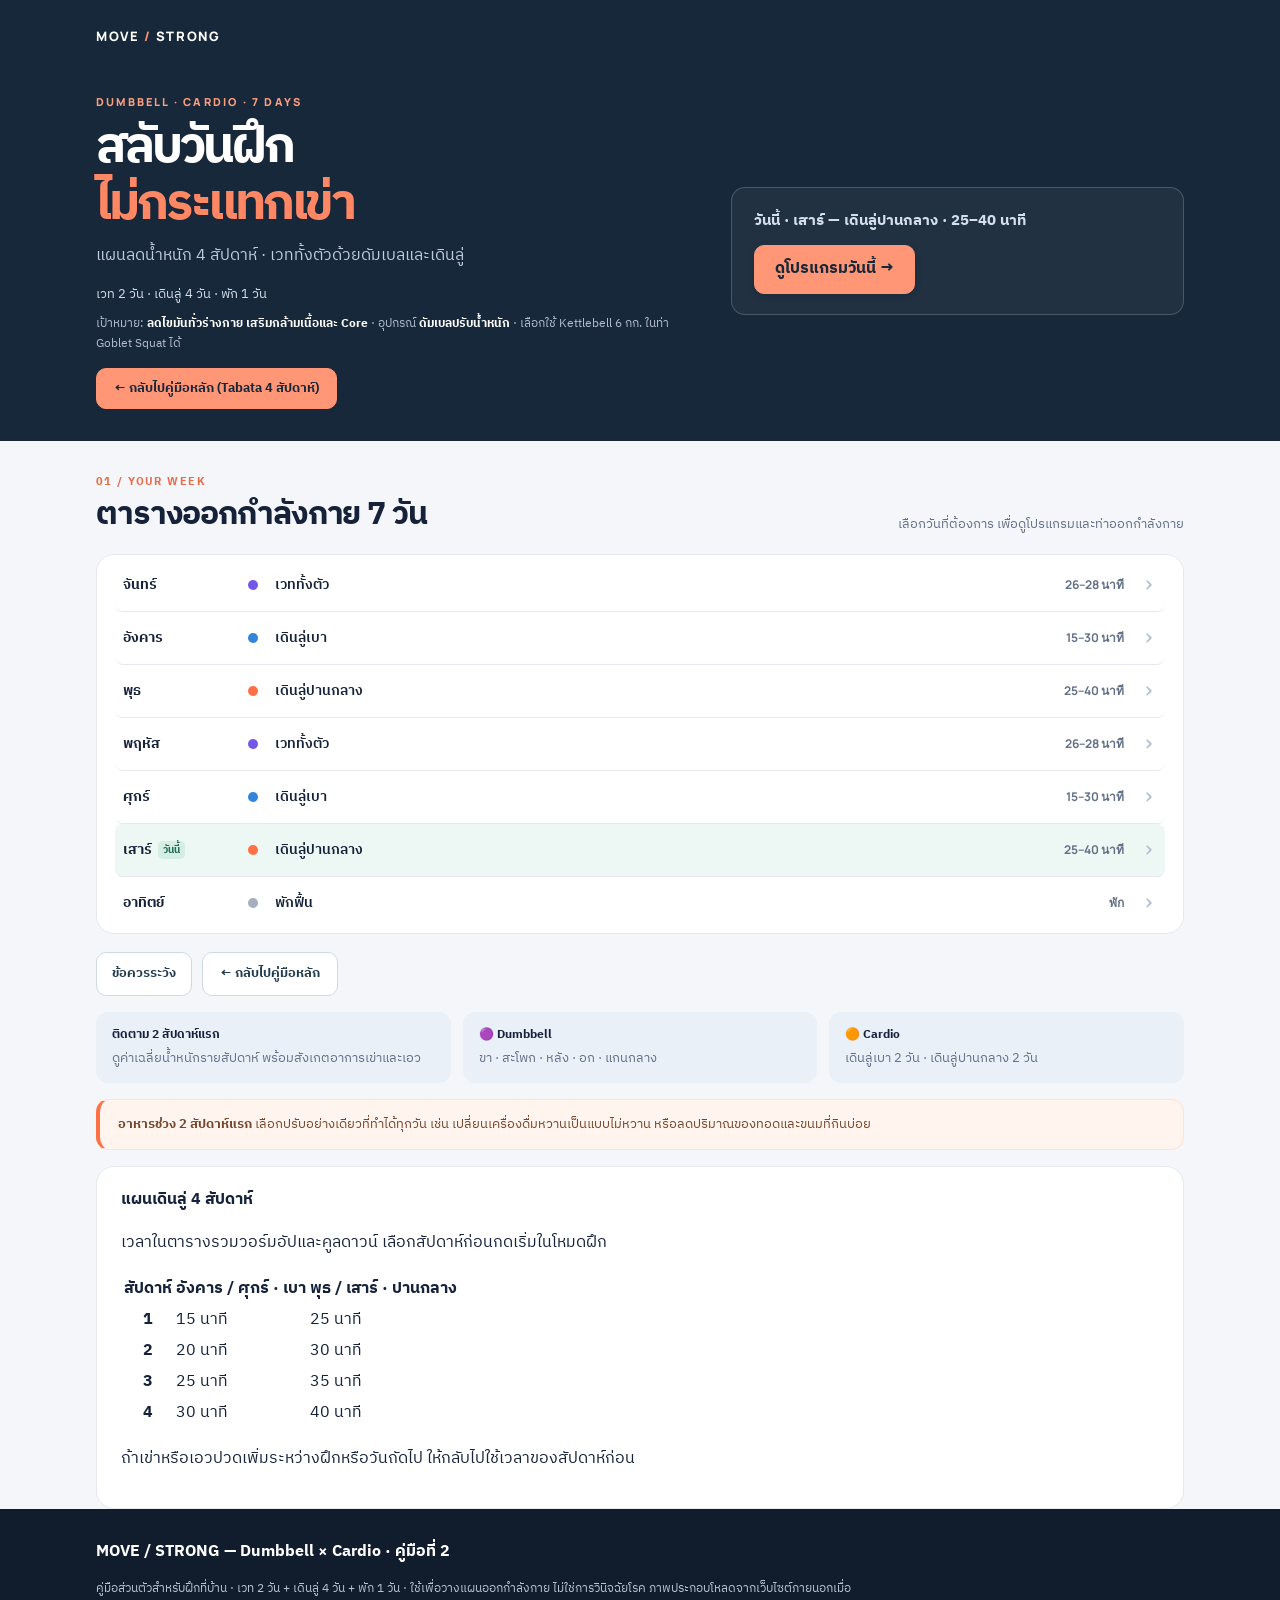
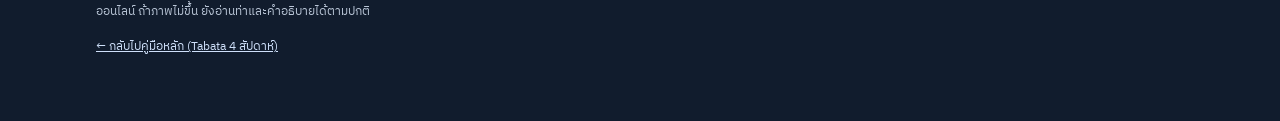
<file: guide2.html>
<!DOCTYPE html>
<html lang="th">
<head>
<meta charset="UTF-8"/>
<meta name="viewport" content="width=device-width, initial-scale=1"/>
<meta name="theme-color" content="#17283a"/>
<link rel="icon" type="image/svg+xml" href="favicon.svg"/>
<meta name="description" content="แผนลดน้ำหนักที่บ้านด้วยดัมเบลและเดินลู่ พร้อมภาพท่า วิธีทำ และลิงก์แผนของวันนี้"/>
<title>DUMBBELL × CARDIO — คู่มือที่ 2</title>
<link rel="stylesheet" href="styles.css"/>
<style>
.mini-title{font-size:11px;font-weight:800;letter-spacing:.08em;text-transform:uppercase;color:#5b6c81;margin:12px 0 0}
.steps{margin:6px 0 0;padding-left:18px;font-size:12.5px;color:#485568;line-height:1.6}
.steps li{padding:2px 0}
.pill-teal{background:#e5f4f0;color:#1c6d63}
</style>
</head>
<body>
<header class="header"><div class="shell"><nav class="nav"><div class="brand">MOVE<span> / </span>STRONG</div><div class="navlinks"><a href="#weekly">ตารางสัปดาห์</a><a href="#dumbbell">เวททั้งตัว</a><a href="#cardio">Cardio</a><a href="index.html">← คู่มือหลัก</a></div></nav><div class="hero"><div class="hero-copy"><div class="eyebrow">DUMBBELL · CARDIO · 7 DAYS</div><h1>สลับวันฝึก<br/><em>ไม่กระแทกเข่า</em></h1><p class="lead">แผนลดน้ำหนัก 4 สัปดาห์ · เวททั้งตัวด้วยดัมเบลและเดินลู่</p><p class="weekly-summary">เวท 2 วัน · เดินลู่ 4 วัน · พัก 1 วัน</p><div class="hero-bottom">เป้าหมาย: <b>ลดไขมันทั่วร่างกาย เสริมกล้ามเนื้อและ Core</b> · อุปกรณ์ <b>ดัมเบลปรับน้ำหนัก</b> · เลือกใช้ Kettlebell 6 กก. ในท่า Goblet Squat ได้</div><a class="guide-link" href="index.html">← กลับไปคู่มือหลัก (Tabata 4 สัปดาห์)</a></div><div class="today-action" id="today-action" hidden><div class="today-label" id="today-label"></div><button type="button" class="today-button" id="today-button">ดูโปรแกรมวันนี้ →</button></div></div></div></header>
<main class="shell">
<div class="day-controls" id="day-controls" hidden><button type="button" class="back-button" id="back-to-week">← ตารางสัปดาห์</button><button type="button" class="focus-button" id="kb-focus-toggle" hidden>เริ่มโหมดฝึก</button></div>

<section class="section" id="weekly"><div class="section-heading"><div><div class="kicker">01 / Your week</div><h2>ตารางออกกำลังกาย 7 วัน</h2></div><div class="heading-note">เลือกวันที่ต้องการ เพื่อดูโปรแกรมและท่าออกกำลังกาย</div></div><div class="surface schedule"><a class="week-row" href="#dumbbell"><span class="wd">จันทร์<span class="today-badge" hidden>วันนี้</span></span><span class="dot violet"></span><span class="act">เวททั้งตัว</span><span class="dur">26–28 นาที</span><span class="arrow" aria-hidden="true">›</span></a><a class="week-row" href="#walk-light"><span class="wd">อังคาร<span class="today-badge" hidden>วันนี้</span></span><span class="dot blue"></span><span class="act">เดินลู่เบา</span><span class="dur">15–30 นาที</span><span class="arrow" aria-hidden="true">›</span></a><a class="week-row" href="#cardio"><span class="wd">พุธ<span class="today-badge" hidden>วันนี้</span></span><span class="dot orange"></span><span class="act">เดินลู่ปานกลาง</span><span class="dur">25–40 นาที</span><span class="arrow" aria-hidden="true">›</span></a><a class="week-row" href="#dumbbell"><span class="wd">พฤหัส<span class="today-badge" hidden>วันนี้</span></span><span class="dot violet"></span><span class="act">เวททั้งตัว</span><span class="dur">26–28 นาที</span><span class="arrow" aria-hidden="true">›</span></a><a class="week-row" href="#walk-light"><span class="wd">ศุกร์<span class="today-badge" hidden>วันนี้</span></span><span class="dot blue"></span><span class="act">เดินลู่เบา</span><span class="dur">15–30 นาที</span><span class="arrow" aria-hidden="true">›</span></a><a class="week-row" href="#cardio"><span class="wd">เสาร์<span class="today-badge" hidden>วันนี้</span></span><span class="dot orange"></span><span class="act">เดินลู่ปานกลาง</span><span class="dur">25–40 นาที</span><span class="arrow" aria-hidden="true">›</span></a><a class="week-row" href="#recovery"><span class="wd">อาทิตย์<span class="today-badge" hidden>วันนี้</span></span><span class="dot gray"></span><span class="act">พักฟื้น</span><span class="dur">พัก</span><span class="arrow" aria-hidden="true">›</span></a></div><div class="home-links" id="home-links"><button type="button" data-info="safety">ข้อควรระวัง</button><a class="guide-link dark" href="index.html">← กลับไปคู่มือหลัก</a></div><div class="info-strip"><div class="mini"><b>ติดตาม 2 สัปดาห์แรก</b><span>ดูค่าเฉลี่ยน้ำหนักรายสัปดาห์ พร้อมสังเกตอาการเข่าและเอว</span></div><div class="mini"><b>🟣 Dumbbell</b><span>ขา · สะโพก · หลัง · อก · แกนกลาง</span></div><div class="mini"><b>🟠 Cardio</b><span>เดินลู่เบา 2 วัน · เดินลู่ปานกลาง 2 วัน</span></div></div><div class="hint"><b>อาหารช่วง 2 สัปดาห์แรก</b> เลือกปรับอย่างเดียวที่ทำได้ทุกวัน เช่น เปลี่ยนเครื่องดื่มหวานเป็นแบบไม่หวาน หรือลดปริมาณของทอดและขนมที่กินบ่อย</div><div class="surface safety"><h3>แผนเดินลู่ 4 สัปดาห์</h3><p>เวลาในตารางรวมวอร์มอัปและคูลดาวน์ เลือกสัปดาห์ก่อนกดเริ่มในโหมดฝึก</p><table><thead><tr><th scope="col">สัปดาห์</th><th scope="col">อังคาร / ศุกร์ · เบา</th><th scope="col">พุธ / เสาร์ · ปานกลาง</th></tr></thead><tbody><tr><th scope="row">1</th><td>15 นาที</td><td>25 นาที</td></tr><tr><th scope="row">2</th><td>20 นาที</td><td>30 นาที</td></tr><tr><th scope="row">3</th><td>25 นาที</td><td>35 นาที</td></tr><tr><th scope="row">4</th><td>30 นาที</td><td>40 นาที</td></tr></tbody></table><p>ถ้าเข่าหรือเอวปวดเพิ่มระหว่างฝึกหรือวันถัดไป ให้กลับไปใช้เวลาของสัปดาห์ก่อน</p></div></section>



<section class="section" id="timer" hidden>
<div class="focus-exercise"><div class="focus-image" id="kb-image"></div><div class="focus-copy"><span id="kb-image-label"></span><h3 id="kb-image-name"></h3><div id="kb-instructions"></div></div></div>
<div class="timer" role="region" aria-label="ตัวจับเวลาออกกำลังกาย"><div class="timer-left"><div class="timer-eyebrow" id="kb-phase">เตรียมตัว</div><div class="timer-name" id="kb-move">Goblet Squat</div><div class="timer-count" id="kb-time">10</div><div class="timer-stage" id="kb-stage">เตรียมตัว 10 วินาที</div><div class="timer-status" id="kb-status" role="status" hidden></div><div class="focus-progress" aria-hidden="true"><div id="kb-progress"></div></div><div class="timer-btns"><button type="button" class="btn" id="kb-start">▶ เริ่ม</button><button type="button" class="btn secondary" id="kb-pause" disabled>⏸ หยุดชั่วคราว</button><button type="button" class="btn secondary" id="kb-reset">↻ รีเซ็ต</button></div></div><div class="timer-right" id="guide-week-options" hidden><label for="guide-week">สัปดาห์ที่ฝึก</label><select id="guide-week"><option value="1">สัปดาห์ 1</option><option value="2">สัปดาห์ 2</option><option value="3">สัปดาห์ 3</option><option value="4">สัปดาห์ 4</option></select><p id="guide-walk-total"></p></div><div class="timer-right" id="guide-round-options" hidden><label for="guide-rounds">จำนวนรอบ Tabata</label><select id="guide-rounds"><option value="2">2 รอบ</option><option value="3" selected>3 รอบ</option></select></div></div>
</section>
<section class="section" id="dumbbell"><div class="section-heading"><div><div class="kicker">02 / Monday &amp; Thursday</div><h2>เวททั้งตัว · จันทร์ / พฤหัส</h2></div><div class="heading-note">ใช้ดัมเบลปรับน้ำหนักเป็นหลัก · 5 ท่า · รวมวอร์มและคูลดาวน์ประมาณ 26–28 นาที</div></div><div class="tabata-summary"><div class="timing-card"><h3>ก่อนและหลังฝึก</h3><p>วอร์มอัป 5 นาที แล้วกดเริ่มโหมดฝึก เมื่อทำครบให้คูลดาวน์ 3–5 นาที</p><p>เลือกน้ำหนักที่คุมท่าได้ หายใจต่อเนื่อง หากปวดหรือฟอร์มเริ่มเสียให้หยุดก่อนหมดเวลา</p></div><div class="round-card"><h3>วิธีฝึกตามเวลา</h3><p>ท่าละ 2 เซต เซตละ 40 วินาที พัก 60 วินาทีระหว่างเซตและท่า</p><p>Row ทำข้างละ 40 วินาที พักเปลี่ยนข้าง 10 วินาที ส่วน Dead Bug สลับข้างตลอดช่วงฝึก</p><p>ตัวจับเวลา 17 นาที 30 วินาที รวมเตรียมตัว 10 วินาที</p></div></div><div class="cards"><article class="move-card" id="db-1"><div class="photo"><div class="image-fallback"><span aria-hidden="true">🏋️</span><b>Goblet Squat</b></div><img loading="lazy" src="https://www.mensjournal.com/.image/NDI6MDAwMDAwMDAxMDc4NjQy/goblet-squat-1.jpg?io=1&amp;profile=default" alt="ภาพตัวอย่างท่า Goblet Squat แบบใช้ Kettlebell" onerror="this.style.display='none'" referrerpolicy="no-referrer"/><a class="photo-credit" target="_blank" rel="noopener" href="https://www.mensjournal.com/health-fitness/the-only-functional-workout-you-ll-ever-need-20150303">ที่มาภาพ ↗</a></div><div class="move-body"><div class="index-line"><span class="move-index">1</span><span class="pill pill-violet">2 เซต × 40 วินาที</span><span class="pill pill-teal">ทำช้า ๆ ตามจังหวะ</span></div><h3>Goblet Squat</h3><div class="subname">สควอตถือดัมเบลหน้าอก · ใช้ Kettlebell 6 กก. แทนได้ถ้าควบคุมได้</div><p class="mini-title">วิธีทำทีละขั้น</p><ol class="steps"><li>ยืนแยกเท้าประมาณความกว้างไหล่ ถือดัมเบลหนึ่งลูกด้วยสองมือชิดหน้าอก</li><li>ดันสะโพกไปด้านหลัง งอเข่าและย่อตัวลงอย่างควบคุม</li><li>ดันพื้นกลับมายืนตรง แล้วเริ่มครั้งถัดไป</li></ol><p class="tip"><b>จุดที่ต้องระวัง</b> ย่อลึกเท่าที่เข่าไม่เจ็บ หลังอยู่แนวกลาง ไม่เด้งตัวตอนลุก</p></div></article><article class="move-card" id="db-2"><div class="photo"><div class="image-fallback"><span aria-hidden="true">🌉</span><b>Glute Bridge</b></div><img loading="lazy" src="https://cdn.prod.openfit.com/uploads/2019/05/14110159/Glute-Bridge-A.B.jpg" alt="ภาพตัวอย่าง Glute Bridge แบบไม่ถืออุปกรณ์" onerror="this.style.display='none'" referrerpolicy="no-referrer"/></div><div class="move-body"><div class="index-line"><span class="move-index">2</span><span class="pill pill-violet">2 เซต × 40 วินาที</span></div><h3>Glute Bridge</h3><div class="subname">ยกสะโพกบนพื้น · เริ่มด้วยน้ำหนักตัว</div><ol class="steps"><li>นอนหงาย ชันเข่า วางเท้าราบกับพื้น</li><li>ยกสะโพกด้วยแรงจากกล้ามเนื้อก้น ค้างครู่หนึ่งแล้วลดลงช้า ๆ</li><li>ทำต่อในจังหวะที่ควบคุมได้ หายใจตามปกติ</li></ol><p class="tip">ไม่แอ่นเอว ถ้าชันเข่าหรือกดเท้าแล้วปวด ให้หยุดท่านี้</p></div></article><article class="move-card" id="db-3"><div class="photo"><div class="image-fallback"><span aria-hidden="true">🏋️</span><b>One-arm Dumbbell Row</b></div><img loading="lazy" src="https://cdn.thehinh.com/2021/06/ingle-Arm-Dumbbell-Rows.webp" alt="ภาพตัวอย่างท่า One-arm Dumbbell Row" onerror="this.style.display='none'" referrerpolicy="no-referrer"/><a class="photo-credit" target="_blank" rel="noopener" href="https://www.thehinh.com/2021/06/bai-tap-lung-cho-nu-tai-nha.html">ที่มาภาพ ↗</a></div><div class="move-body"><div class="index-line"><span class="move-index">3</span><span class="pill pill-violet">2 เซต × 40 วินาที/ข้าง</span><span class="pill pill-teal">ค้างด้านบน 1 วินาที</span></div><h3>One-arm Dumbbell Row</h3><div class="subname">ดึงหลังด้วยดัมเบลทีละข้าง ไม่ใช้ม้านั่ง</div><p class="mini-title">วิธีทำทีละขั้น</p><ol class="steps"><li>ยืนแยกเท้าหน้า–หลังเล็กน้อย พับตัวจากสะโพก หลังอยู่แนวกลาง</li><li>ถือดัมเบลมือขวา มือซ้ายวางพยุงต้นขาหน้า โดยไม่ทิ้งน้ำหนักลงบนเข่าจนเจ็บ</li><li>ดึงศอกเข้าหาสะโพก ค้าง 1 วินาที ลดลงช้า ๆ แล้วทำครบขวาก่อนสลับซ้าย</li></ol><p class="tip"><b>จุดที่ต้องระวัง</b> ขวาครบ + ซ้ายครบ = 1 เซต ไม่บิดลำตัว หากเอวเริ่มเจ็บให้หยุดหรือใช้มือพยุงเคาน์เตอร์มั่นคง</p></div></article><article class="move-card" id="db-4"><div class="photo"><div class="image-fallback"><span aria-hidden="true">💪</span><b>Dumbbell Floor Press</b></div><img loading="lazy" src="https://s.yimg.com/ny/api/res/1.2/JfT44n3sZjzqG4bWtDDLww--/YXBwaWQ9aGlnaGxhbmRlcjt3PTk2MDtoPTgzMDtjZj13ZWJw/https%3A/media.zenfs.com/en/men_s_journal_718/c9712bd3602afee0f9f8dc8306654353" alt="ภาพตัวอย่างท่า Dumbbell Floor Press" onerror="this.style.display='none'" referrerpolicy="no-referrer"/><a class="photo-credit" target="_blank" rel="noopener" href="https://www.yahoo.com/lifestyle/8-best-chest-exercises-dont-003837529.html">ที่มาภาพ ↗</a></div><div class="move-body"><div class="index-line"><span class="move-index">4</span><span class="pill pill-violet">2 เซต × 40 วินาที</span><span class="pill pill-teal">ขึ้น 1–2 วิ / ลง 2 วิ</span></div><h3>Dumbbell Floor Press</h3><div class="subname">ดันอกด้วยดัมเบลบนพื้น</div><p class="mini-title">วิธีทำทีละขั้น</p><ol class="steps"><li>นั่งถือดัมเบลไว้ใกล้หน้าอกแล้วเอนลงนอนหงายบนเสื่ออย่างระมัดระวัง</li><li>งอศอกให้ต้นแขนแตะพื้นเบา ๆ ตั้งข้อมือให้ตรง</li><li>ดันดัมเบลขึ้นเหนืออก แล้วลดลงช้า ๆ จนต้นแขนแตะพื้นอีกครั้ง</li></ol><p class="tip"><b>จุดที่ต้องระวัง</b> ไม่กางศอกออกตั้งฉากกับลำตัว ไม่แอ่นเอว และวางดัมเบลอย่างปลอดภัยเมื่อเสร็จ</p></div></article><article class="move-card" id="db-5"><div class="photo"><div class="image-fallback"><span aria-hidden="true">🪲</span><b>Dead Bug</b></div><img loading="lazy" src="https://i0.wp.com/www.muscleandfitness.com/wp-content/uploads/2016/03/DeadBug_CR__ACE_.jpg?crop=1&amp;h=614&amp;quality=86&amp;strip=all&amp;w=1090" alt="ภาพตัวอย่างท่า Dead Bug" onerror="this.style.display='none'" referrerpolicy="no-referrer"/><a class="photo-credit" target="_blank" rel="noopener" href="https://www.muscleandfitness.com/workouts/full-body-exercises/the-deadbug-exercise-how-to-benefits-variations/">ที่มาภาพ ↗</a></div><div class="move-body"><div class="index-line"><span class="move-index">5</span><span class="pill pill-violet">2 เซต × 40 วินาที</span><span class="pill pill-teal">สลับซ้าย–ขวาทุกครั้ง</span></div><h3>Dead Bug</h3><div class="subname">ฝึกหน้าท้องและควบคุมหลัง</div><p class="mini-title">วิธีทำทีละขั้น</p><ol class="steps"><li>นอนหงาย ยกแขนชี้ขึ้น งอสะโพกและเข่าประมาณ 90 องศา</li><li>เหยียดแขนขวากับขาซ้ายออกช้า ๆ โดยไม่ให้เอวแอ่น</li><li>กลับท่าเริ่มต้น แล้วเหยียดแขนซ้ายกับขาขวา สลับต่อเนื่อง</li></ol><p class="tip"><b>จุดที่ต้องระวัง</b> ไม่ต้องเหยียดขาต่ำมาก หากหลังเริ่มแอ่นให้ลดระยะเคลื่อนไหว นับครบทั้งสองข้างจึงได้ข้างละ 1 ครั้ง</p></div></article></div></section>

<section class="section" id="walk-light"><div class="section-heading"><div><h2>เดินลู่เบา · อังคาร / ศุกร์</h2></div><div class="heading-note">15–30 นาทีตามสัปดาห์</div></div><div class="surface safety"><p>ตั้งความชัน 0% และเลือกความเร็วที่คุยได้สบาย วอร์มและคูลดาวน์ช่วงละ 5 นาที</p></div><div class="action-bar"><button type="button" data-workout="walk-light">โหมดฝึกเดินลู่เบา</button></div></section>
<section class="section" id="cardio"><div class="section-heading"><div><div class="kicker">04 / Wednesday & Saturday</div><h2>เดินลู่ปานกลาง · พุธ / เสาร์</h2></div><div class="heading-note">25–40 นาทีตามสัปดาห์</div></div><div class="action-bar"><button type="button" data-workout="walk">โหมดฝึกเดินลู่ปานกลาง</button></div><div class="surface safety"><p>ตั้งความชัน 0% ช่วงเดินหลักให้หายใจเร็วขึ้นแต่ยังพูดเป็นประโยคได้ วอร์มและคูลดาวน์ด้วยการเดินสบายช่วงละ 5 นาที</p></div><details><summary>Tabata Low-impact · ตัวเลือกเสริม</summary><div class="action-bar"><button type="button" data-workout="tabata">โหมดฝึก Tabata</button></div><div class="tabata-summary"><div class="timing-card"><h3>ตัวเลือกที่ 2 · Tabata Low-impact 20/10</h3><div class="timing-digits"><span class="big-timing work">20<span style="font-size:.38em">s</span></span><span class="separator">/</span><span class="big-timing rest">10<span style="font-size:.38em">s</span></span></div><p>ทำท่าละ 20 วินาที แล้วพัก 10 วินาที ก่อนเปลี่ยนท่า จนครบ 4 ท่า แล้ววนอีกครั้ง = 1 รอบ 4 นาที</p></div><div class="round-card"><h3>วิธีจัดทั้งเซสชัน</h3><div class="rounds"><div class="r">5' วอร์ม</div><div class="r">4' × 2–3</div><div class="r">90" พักรอบ</div><div class="r">5' คูลดาวน์</div></div><p>ทำ 2–3 รอบ พักระหว่างรอบ 90 วินาที · ช่วงแรกใช้ระดับเหนื่อย 6–7/10 ไม่ใช่เร่งสุดแรง</p></div></div><p class="flowline"><b>ลำดับ 8 ช่วง:</b> Shadow Boxing → Step Touch → Fast March → Low-impact Jack → Shadow Boxing → Step Touch → Fast March → Low-impact Jack = 4 นาทีต่อรอบ</p><div class="cards"><article class="move-card" id="cardio-1"><div class="photo"><div class="image-fallback"><span aria-hidden="true">🥊</span><b>Shadow Boxing</b></div><img loading="lazy" src="https://www.dmoose.com/cdn/shop/articles/1_ae36aa9c-b204-4c4e-9516-e579152e3436.jpg?v=1653566963" alt="ภาพตัวอย่างท่า Shadow Boxing" onerror="this.style.display='none'" referrerpolicy="no-referrer"/><a class="photo-credit" target="_blank" rel="noopener" href="https://www.dmoose.com/blogs/biceps/shadow-boxing-drill">ที่มาภาพ ↗</a></div><div class="move-body"><div class="index-line"><span class="move-index">1</span><span class="pill pill-coral">20 วินาที</span><span class="pill pill-teal">พัก 10 วินาที</span></div><h3>Shadow Boxing</h3><div class="subname">ชกมวยลม</div><p class="mini-title">วิธีทำทีละขั้น</p><ol class="steps"><li>ยืนก้าวเท้าเล็กน้อย ยกหมัดทั้งสองใกล้ระดับคาง</li><li>ออกหมัดตรงซ้ายและขวาสลับกัน ดึงหมัดกลับทุกครั้ง</li><li>เพิ่มความเร็วของแขนโดยที่เท้ายังอยู่กับพื้นและลำตัวมั่นคง</li></ol><p class="tip"><b>จุดที่ต้องระวัง</b> ไม่ถือดัมเบลระหว่างชก ไม่บิดหัวเข่าหรือเอวแรง ๆ</p></div></article><article class="move-card" id="cardio-2"><div class="photo"><div class="image-fallback"><span aria-hidden="true">↔️</span><b>Step Touch</b></div><img loading="lazy" src="https://s3.amazonaws.com/prod.skimble/assets/2742516/image_iphone.jpg" alt="ภาพตัวอย่างท่า Step Touch" onerror="this.style.display='none'" referrerpolicy="no-referrer"/><a class="photo-credit" target="_blank" rel="noopener" href="https://www.skimble.com/exercises/85896-step-touch-how-to-do-exercise">ที่มาภาพ ↗</a></div><div class="move-body"><div class="index-line"><span class="move-index">2</span><span class="pill pill-coral">20 วินาที</span><span class="pill pill-teal">พัก 10 วินาที</span></div><h3>Step Touch</h3><div class="subname">ก้าวข้างสลับซ้าย–ขวา</div><p class="mini-title">วิธีทำทีละขั้น</p><ol class="steps"><li>ยืนตัวตรง ก้าวเท้าขวาออกด้านข้างหนึ่งช่วงก้าว</li><li>นำเท้าซ้ายมาแตะใกล้เท้าขวา แล้วก้าวเท้าซ้ายออกอีกด้าน</li><li>ทำซ้ำเป็นจังหวะ พร้อมแกว่งแขนช่วยให้หัวใจเต้นเร็วขึ้น</li></ol><p class="tip"><b>จุดที่ต้องระวัง</b> ไม่กระโดด ไม่ย่อลึก และลดความกว้างก้าวหากเข่าไม่สบาย</p></div></article><article class="move-card" id="cardio-3"><div class="photo"><div class="image-fallback"><span aria-hidden="true">🚶</span><b>Fast March</b></div><img loading="lazy" src="https://static.wixstatic.com/media/1836ac_6f4b399cb29b4e2d80bef3cad9ccad1b~mv2.jpg/v1/fill/w_1470%2Ch_980%2Cal_c%2Cq_85%2Cusm_0.66_1.00_0.01%2Cenc_avif%2Cquality_auto/1836ac_6f4b399cb29b4e2d80bef3cad9ccad1b~mv2.jpg" alt="ภาพตัวอย่างท่า Fast March" onerror="this.style.display='none'" referrerpolicy="no-referrer"/><a class="photo-credit" target="_blank" rel="noopener" href="https://www.trainwithdaveoc.com/blog/5-low-impact-cardio-moves-for-small-spaces">ที่มาภาพ ↗</a></div><div class="move-body"><div class="index-line"><span class="move-index">3</span><span class="pill pill-coral">20 วินาที</span><span class="pill pill-teal">พัก 10 วินาที</span></div><h3>Fast March</h3><div class="subname">เดินเร็วอยู่กับที่</div><p class="mini-title">วิธีทำทีละขั้น</p><ol class="steps"><li>ยืนตัวตรง เริ่มเดินย่ำเท้าอยู่กับที่</li><li>สลับยกเท้าขวา–ซ้ายให้เร็วขึ้น พร้อมแกว่งแขน</li><li>ยกเข่าแค่ระดับที่เข่าไม่เจ็บ ไม่ต้องยกสูงเหมือนภาพ</li></ol><p class="tip"><b>จุดที่ต้องระวัง</b> ลดความเร็วหรือความสูงของเข่าเมื่อรู้สึกกระแทกหรือเจ็บ</p></div></article><article class="move-card" id="cardio-4"><div class="photo"><div class="image-fallback"><span aria-hidden="true">🙆</span><b>Low-impact Jack</b></div><img loading="lazy" src="https://hips.hearstapps.com/hmg-prod/images/side-side-step-jack-64e78fd9ce02b.jpeg?crop=0.787xw%3A0.934xh%3B0.0782xw%2C0.0665xh&amp;resize=980%3A%2A" alt="ภาพตัวอย่างท่า Low-impact Jack" onerror="this.style.display='none'" referrerpolicy="no-referrer"/><a class="photo-credit" target="_blank" rel="noopener" href="https://www.runnersworld.com/training/a62490291/best-aerobic-exercises-for-seniors/">ที่มาภาพ ↗</a></div><div class="move-body"><div class="index-line"><span class="move-index">4</span><span class="pill pill-coral">20 วินาที</span><span class="pill pill-teal">พัก 10 วินาที</span></div><h3>Low-impact Jack</h3><div class="subname">ก้าวออกข้างพร้อมยกแขน ไม่กระโดด</div><p class="mini-title">วิธีทำทีละขั้น</p><ol class="steps"><li>ยืนเท้าชิดพอสบาย แขนอยู่ด้านข้าง</li><li>ก้าวเท้าขวาออกข้าง พร้อมยกแขนทั้งสองขึ้นเหนือศีรษะ</li><li>ก้าวเท้าขวากลับแล้วลดแขน จากนั้นทำกับเท้าซ้าย</li></ol><p class="tip"><b>จุดที่ต้องระวัง</b> ก้าวทีละข้าง เท้าไม่ลอยพร้อมกัน ไม่ใช่ Jumping Jack แบบกระโดด</p></div></article></div></details></section>

<section class="section" id="recovery"><div class="section-heading"><div><h2>พักฟื้น · อาทิตย์</h2></div></div><div class="surface safety"><p>พักจากการฝึกตามตาราง หรือเดินเบา ๆ ตามสบาย</p></div></section>
<section class="section" id="safety"><div class="section-heading"><div><div class="kicker">05 / Form & Safety</div><h2>ข้อควรจำก่อนเริ่ม</h2></div><div class="heading-note">เข่า · หลัง · ความดัน · เป้าหมายลดพุง</div></div><div class="surface safety"><h3>เข้มข้นได้ โดยไม่ต้องฝืนข้อเข่าและเอว</h3><ul><li><b>🦵 เข่า:</b> ทำ Squat ได้ แต่ย่อเท่าที่ไม่เจ็บ ไม่กระโดด และไม่ฝืนอาการปวดที่เพิ่มขึ้น หากมีเข่าบวม ล็อก หรือทรุดควรหยุดฝึกและรับการประเมิน</li><li><b>🧍 หลัง:</b> ยังไม่ใส่ Kettlebell Swing เพราะเคยปวดเอวจากท่านี้ รักษาหลังแนวกลาง ไม่เหวี่ยงน้ำหนัก หากมีอาการปวดแปลบหรือปวดร้าวให้หยุด</li><li><b>🫀 ความดัน:</b> หายใจออกตอนออกแรง หลีกเลี่ยงการกลั้นหายใจยกหนักหรือทำจนหมดแรง หากเจ็บหน้าอก เวียนศีรษะ หรือเหนื่อยผิดปกติ ให้หยุดและรับการประเมินทางการแพทย์</li><li><b>📉 เป้าหมายลดพุง:</b> การฝึก Core ช่วยเสริมกล้ามเนื้อ แต่การลดไขมันหน้าท้องต้องลดไขมันโดยรวมร่วมกับอาหารที่เหมาะสม ไม่จำเป็นต้อง Sit-up หรือใช้ Ab Roller ทุกวัน</li><li><b>🖼️ รูปประกอบ:</b> ใช้ภาพจากเว็บไซต์ออกกำลังกายจริงที่ลิงก์ไว้ใต้ภาพ โดยรูปบางภาพอาจแสดงท่าลึกกว่า ใช้ลูกน้ำหนักมากกว่า หรือใช้อุปกรณ์ต่างจากของคุณ ให้ยึดวิธีทำและข้อควรระวังในคู่มือนี้เป็นหลัก</li></ul></div><div class="hint">ความหนัก Tabata ในแผนนี้หมายถึงการใช้รูปแบบเวลา 20/10 ไม่ใช่การเร่งสุดแรง 100% </div></section>
</main>
<footer class="footer"><div class="shell"><b>MOVE / STRONG — Dumbbell × Cardio · คู่มือที่ 2</b><p>คู่มือส่วนตัวสำหรับฝึกที่บ้าน · เวท 2 วัน + เดินลู่ 4 วัน + พัก 1 วัน · ใช้เพื่อวางแผนออกกำลังกาย ไม่ใช่การวินิจฉัยโรค ภาพประกอบโหลดจากเว็บไซต์ภายนอกเมื่อออนไลน์ ถ้าภาพไม่ขึ้น ยังอ่านท่าและคำอธิบายได้ตามปกติ</p><p class="sources"><a href="index.html">← กลับไปคู่มือหลัก (Tabata 4 สัปดาห์)</a></p></div></footer>
<script src="guide2-timer.js?v=walk-plan-4w"></script>
<script src="guide2.js?v=walk-plan-4w"></script>
</body></html>
</file>
<file: styles.css>
@import url('https://fonts.googleapis.com/css2?family=IBM+Plex+Sans+Thai:wght@400;500;600;700&family=Manrope:wght@500;600;700;800&display=swap');
:root{--navy:#111c2d;--ink:#15223a;--muted:#637087;--bg:#f4f6f9;--paper:#fff;--line:#e5e9ef;--orange:#ff7045;--v:#7358e8;--blue:#3285da;--green:#1e987b;--radius:18px}
*{box-sizing:border-box}html{scroll-behavior:smooth}body{margin:0;background:var(--bg);font-family:'IBM Plex Sans Thai',system-ui,sans-serif;color:var(--ink);line-height:1.68;-webkit-font-smoothing:antialiased}button,input,select{font:inherit}a{color:inherit;text-decoration:none}button{cursor:pointer}strong,b{font-weight:700}button:focus-visible,a:focus-visible,input:focus-visible{outline:3px solid #ffae8d;outline-offset:3px}
.shell{max-width:1140px;margin:auto;padding:0 26px}.header{background:#101b2e;color:#fff;position:relative;overflow:hidden}.header::before{content:'';position:absolute;width:570px;height:570px;right:-165px;top:-220px;background:radial-gradient(circle,#ff704544,transparent 70%);pointer-events:none}.header::after{content:'';position:absolute;width:500px;height:500px;left:-170px;bottom:-350px;background:radial-gradient(circle,#6c68ee32,transparent 65%)}.nav{display:flex;justify-content:space-between;align-items:center;padding:26px 0;position:relative;z-index:1}.brand{font-family:Manrope,sans-serif;letter-spacing:.12em;font-size:13px;font-weight:800}.brand span{color:#ff9270}.navlinks{display:flex;gap:18px;color:#c4cbd9;font-size:12px}.navlinks a:hover{color:white}
.hero{padding:48px 0 70px;position:relative;z-index:1}.eyebrow{font:800 11px Manrope,sans-serif;letter-spacing:.2em;text-transform:uppercase;color:#ff9e7e}.hero h1{font-size:clamp(38px,6vw,70px);line-height:1.14;letter-spacing:-.06em;margin:18px 0 16px;max-width:770px}.hero h1 em{color:#ff8764;font-style:normal}.lead{color:#c1ccdc;max-width:620px;font-size:16px;margin:0}.stats{display:flex;flex-wrap:wrap;gap:10px;margin:28px 0 0}.stat{border:1px solid #ffffff24;background:#ffffff0b;backdrop-filter:blur(6px);padding:13px 20px;border-radius:14px;min-width:146px}.stat .k{display:block;font:800 23px Manrope,sans-serif}.stat .l{display:block;font-size:11px;color:#bec6d6;margin-top:1px}.hero-bottom{margin-top:27px;font-size:12px;color:#b4bdcf}.hero-bottom b{color:white}
main{padding-bottom:70px}.section{margin-top:44px;scroll-margin-top:20px}.section-heading{display:flex;align-items:end;justify-content:space-between;gap:16px;margin-bottom:18px}.kicker{font-size:11px;font-weight:700;color:#e76c47;letter-spacing:.13em;text-transform:uppercase}.section h2{margin:3px 0 0;font-size:clamp(25px,3vw,32px);letter-spacing:-.035em;line-height:1.3}.heading-note{color:var(--muted);font-size:13px;max-width:390px;text-align:right}.surface{border:1px solid var(--line);background:white;box-shadow:0 8px 30px #1b355008;border-radius:var(--radius)}.schedule{padding:6px 22px}.week-row{display:grid;grid-template-columns:90px 12px 1fr 110px 15px;gap:15px;align-items:center;padding:14px 8px;border-bottom:1px solid var(--line);transition:background .2s}.week-row:last-child{border:0}.week-row:hover{background:#f6f8fc}.wd{font-size:14px;font-weight:700}.act{font-size:14px;font-weight:600}.dur{font:700 12px Manrope,sans-serif;color:var(--muted);text-align:right}.dot{width:10px;height:10px;border-radius:50%}.dot.orange{background:var(--orange)}.dot.violet{background:var(--v)}.dot.blue{background:var(--blue)}.dot.gray{background:#a5afbe}.arrow{color:#b4becb}
.info-strip{display:grid;grid-template-columns:repeat(3,1fr);gap:12px;margin-top:16px}.mini{background:#eaf0f8;border-radius:12px;padding:13px 16px;font-size:13px}.mini b{display:block;font-size:12px;margin-bottom:3px}.mini span{color:var(--muted)}
.tabata-summary{display:grid;grid-template-columns:1.05fr .95fr;gap:18px;margin-bottom:18px}.timing-card{background:#17273e;color:white;padding:24px;border-radius:18px}.timing-card h3{margin:0 0 12px;font-size:17px}.timing-digits{display:flex;align-items:center;gap:10px;margin-bottom:10px}.big-timing{font:800 clamp(25px,4vw,42px) Manrope,sans-serif}.separator{font-size:23px;color:#76869a}.timing-card .work{color:#ff9270}.timing-card .rest{color:#8fd9ca}.timing-card p{color:#c4cede;font-size:12px;margin:8px 0 0}.round-card{padding:23px;background:white;border:1px solid var(--line);border-radius:18px}.round-card h3{margin:0 0 11px;font-size:17px}.rounds{display:flex;align-items:center;gap:8px;margin:14px 0}.rounds .r{flex:1;text-align:center;padding:9px 6px;background:#f7f7fb;border:1px solid #ececf6;border-radius:9px;font:800 13px Manrope,sans-serif}.round-card p{font-size:12px;color:var(--muted);margin-bottom:0}
.hint{padding:14px 18px;background:#fff5ee;border:1px solid #ffe2d1;border-left:4px solid var(--orange);border-radius:13px;color:#75472e;font-size:13px;margin:16px 0}.hintsafe{background:#f0f8f6;border-color:#cde8df;border-left-color:var(--green);color:#285f51}
.cards{display:grid;grid-template-columns:repeat(2,minmax(0,1fr));gap:16px}.move-card{display:flex;min-height:200px;border-radius:17px;background:#fff;overflow:hidden;border:1px solid var(--line);box-shadow:0 8px 22px #16345106}.photo{width:41%;min-width:41%;position:relative;overflow:hidden;background:linear-gradient(135deg,#e4edfc,#e5f4ef);min-height:200px}.photo img{width:100%;height:100%;display:block;object-fit:contain;position:absolute;inset:0;z-index:1}.image-fallback{position:absolute;inset:0;display:flex;flex-direction:column;align-items:center;justify-content:center;gap:10px;text-align:center;padding:14px}.image-fallback span{font-size:55px;filter:grayscale(.15)}.image-fallback b{font:700 12px Manrope,sans-serif;color:#5b6c81}.photo-credit{position:absolute;bottom:8px;right:8px;background:#15223adf;color:white;font-size:10px;z-index:2;border-radius:5px;padding:3px 7px}.move-body{padding:20px 19px;flex:1}.index-line{display:flex;gap:10px;align-items:center;flex-wrap:wrap}.move-index{display:flex;align-items:center;justify-content:center;width:28px;height:28px;border:1px solid #dde2ec;border-radius:8px;color:#6b7487;font:800 13px Manrope,sans-serif}.pill{display:inline-block;padding:4px 10px;border-radius:20px;font:800 11px Manrope,sans-serif;white-space:nowrap}.pill-coral{background:#fff0e9;color:#d9633f}.pill-violet{background:#efeafd;color:#674fd1}.move-card h3{font:800 17px/1.25 Manrope,system-ui,sans-serif;letter-spacing:-.03em;margin:12px 0 2px}.subname{font-size:12px;font-weight:600;color:var(--muted)}.move-body p{font-size:12.5px;color:#485568;line-height:1.65;margin:12px 0 0}.move-body .tip{padding-top:9px;border-top:1px dashed #dde3ec;color:#75659e}
.flowline{font-size:12px;color:#556277;letter-spacing:.01em;margin:13px 0 0}.flowline b{color:#253756}.timer{background:#101c2e;color:white;padding:25px;border-radius:20px;display:grid;grid-template-columns:1fr 1fr;gap:28px;align-items:center;box-shadow:0 20px 45px #15223a1a;margin:18px 0 12px}.timer-left{display:flex;flex-direction:column;align-items:start}.timer-eyebrow{letter-spacing:.15em;text-transform:uppercase;font:800 11px Manrope,sans-serif;color:#f5a08a}.timer-name{font-size:18px;font-weight:700;min-height:31px;margin:8px 0 0}.timer-count{font:800 clamp(65px,9vw,110px)/1 Manrope,sans-serif;letter-spacing:-.07em;margin:9px 0}.timer-stage{font-size:13px;color:#b5c0d1}.timer-btns{display:flex;flex-wrap:wrap;gap:9px;margin:20px 0 0}.btn{border:0;border-radius:11px;padding:12px 18px;background:#ff7954;color:white;font-weight:800;font-size:13px}.btn.secondary{background:#304057;color:#e6ecf5}.timer-right{border-left:1px solid #ffffff22;padding-left:25px}.timer-right label{display:block;margin-bottom:7px;color:#c2cbd8;font-size:12px}.timer-right select{width:100%;background:#25334a;border:1px solid #42536b;color:white;border-radius:9px;padding:10px;margin-bottom:16px}.timer-right .status{font-size:12px;color:#d8deeb;min-height:39px}.progress{height:8px;background:#314057;border-radius:10px;overflow:hidden;margin-top:12px}.progress>div{height:100%;width:0%;background:#ff7954;transition:width .4s}.timer-small{font-size:11px;color:#acb9cc;margin:10px 0 0}
.training-notes{display:grid;grid-template-columns:repeat(3,1fr);gap:12px;margin:16px 0}.training-note{background:#f1edff;border-radius:13px;padding:15px;color:#5b4c92;font-size:12px}.training-note b{display:block;font-size:14px;color:#2c2456;margin-bottom:4px}.walkcard{display:grid;grid-template-columns:1fr 1.25fr;gap:25px;align-items:center;padding:27px}.walk-big{font:800 48px/1 Manrope,sans-serif;letter-spacing:-.05em;color:#1b4677}.walk-big small{font-size:16px;color:#6182a6;letter-spacing:0}.walk-kicker{font-size:12px;color:#6e7c92;margin-bottom:8px}.walk-steps{margin:0;padding-left:20px}.walk-steps li{padding:7px 0;font-size:13px}.walk-steps b{color:#2c6299}.walk-small{font-size:12px;color:#5b6f84;margin-top:13px}.progression{display:grid;grid-template-columns:repeat(4,1fr);gap:13px}.week-box{padding:18px;border-radius:14px;background:#fff;border:1px solid var(--line)}.week-box .label{font:800 13px Manrope,sans-serif;color:#e66c4d}.week-box b{display:block;font-size:14px;margin:8px 0 5px}.week-box p{font-size:12px;color:#66758b;margin:0}.safety{padding:20px 24px}.safety h3{margin:0 0 9px;font-size:16px}.safety ul{margin:0;padding-left:20px;font-size:13px;color:#4a5a6d}.safety li{margin:7px 0}.footer{background:#111c2d;color:#b9c5d6;padding:30px 0 50px}.footer b{color:white}.footer p{max-width:790px;font-size:12px;line-height:1.9}.sources a{color:#cfe0fa;text-decoration:underline}.action-bar{display:flex;gap:10px;flex-wrap:wrap;margin-top:20px}.action-bar button{border:1px solid #cfd8e4;background:white;padding:9px 15px;border-radius:9px;font-size:12px;color:#34465a}.checkline{display:flex;gap:9px;align-items:center;margin-top:14px;color:#536279;font-size:12px}.checkline input{width:17px;height:17px;accent-color:#f26f4c}.section-divider{height:1px;background:var(--line);margin-top:28px}
@media(max-width:850px){.cards{grid-template-columns:1fr}.photo{width:36%;min-width:36%}.tabata-summary{grid-template-columns:1fr 1fr}.navlinks{display:none}.progression{grid-template-columns:repeat(2,1fr)}}
@media(max-width:620px){.shell{padding:0 16px}.nav{padding:19px 0}.hero{padding:38px 0 48px}.hero h1{font-size:40px}.lead{font-size:14px}.stats{gap:8px}.stat{padding:10px 12px;min-width:calc(33.33% - 7px)}.stat .k{font-size:18px}.stat .l{font-size:9px}.section{margin-top:32px}.section-heading{display:block}.heading-note{text-align:left;margin-top:7px}.schedule{padding:5px 10px}.week-row{grid-template-columns:60px 8px 1fr 78px;gap:9px;padding:12px 4px}.week-row .arrow{display:none}.wd,.act{font-size:12px}.dur{font-size:10px}.info-strip,.training-notes{grid-template-columns:1fr}.tabata-summary{grid-template-columns:1fr}.cards{grid-template-columns:1fr}.move-card{min-height:180px}.move-body{padding:15px 13px}.photo{width:36%;min-width:36%;min-height:180px}.move-body h3{font-size:15px;margin-top:9px}.move-body p{font-size:11.5px;margin-top:9px}.move-index{width:23px;height:23px}.pill{font-size:10px}.timer{grid-template-columns:1fr;gap:16px;padding:20px}.timer-right{border-left:0;padding-left:0;border-top:1px solid #ffffff22;padding-top:20px}.walkcard{grid-template-columns:1fr;gap:14px}.walk-big{font-size:42px}.progression{grid-template-columns:repeat(2,1fr);gap:9px}.week-box{padding:13px}.week-box p{font-size:11px}.image-fallback span{font-size:38px}}
@media print{body{background:white;color:black}.header{background:#fff!important;color:#17233a;padding-bottom:0}.header::before,.header::after{display:none}.eyebrow,.hero h1 em{color:#a14935}.lead,.hero-bottom{color:#434a59}.stat{background:white;border-color:#cfd5e0}.stat .l{color:#555}.navlinks,.timer,.action-bar,.photo-credit{display:none!important}.section{break-inside:avoid}.move-card{break-inside:avoid;box-shadow:none}.cards{grid-template-columns:1fr 1fr}.section-heading{page-break-after:avoid}.footer{background:white;color:#444}}

.floating-timer[hidden]{display:none}.floating-timer{position:fixed;z-index:100;bottom:16px;left:50%;transform:translateX(-50%);width:min(520px,calc(100% - 24px));display:flex;align-items:center;gap:14px;padding:10px 14px;background:#101c2e;color:white;border:1px solid #42536b;border-radius:14px;box-shadow:0 8px 30px #0004}.floating-info{flex:1;min-width:0}.floating-info span{display:block;font-size:10px;color:#f5a08a}.floating-info strong{display:block;font-size:14px;overflow:hidden;text-overflow:ellipsis;white-space:nowrap}.floating-count{font:800 32px/1 Manrope,sans-serif;min-width:45px;text-align:center}.floating-timer .btn{white-space:nowrap;padding:9px 14px}@media(max-width:620px){.floating-timer{bottom:max(8px,env(safe-area-inset-bottom));gap:8px}.floating-info strong{font-size:12px}.floating-count{font-size:27px}.floating-timer .btn{padding:9px}}@media print{.floating-timer{display:none!important}}

.floating-timer{width:min(660px,calc(100% - 24px));padding:16px;gap:16px;flex-wrap:wrap}.floating-info span{font-size:12px}.floating-info strong{font-size:17px;white-space:normal}.floating-count{font-size:46px;min-width:62px}.floating-buttons{display:flex;gap:8px}.floating-timer .btn{padding:10px 14px}.floating-timer .btn:disabled{opacity:.45;cursor:default}@media(max-width:620px){.floating-timer{gap:10px;padding:12px}.floating-info strong{font-size:15px}.floating-count{font-size:40px}.floating-buttons{width:100%}.floating-buttons .btn{flex:1;padding:9px 4px}}

/* Day navigation and focused workout */
[hidden]{display:none!important}.header::before,.header::after{display:none}.header{background:#17283a}.hero{padding:28px 0 38px}.hero h1{font-size:clamp(34px,5vw,52px);margin:12px 0}.stats{margin-top:20px}.navlinks{display:none}.section{margin-top:32px}.surface,.move-card{box-shadow:none}.schedule{padding:4px 18px}.week-row{border-radius:8px}.day-controls{display:flex;justify-content:space-between;gap:12px;align-items:center;margin:24px 0 0}.back-button,.focus-button,.home-links button{border:1px solid #cfd9e2;border-radius:10px;background:#fff;color:#233d50;font-weight:700;padding:10px 15px}.focus-button{background:#24745f;color:#fff;border-color:#24745f}.home-links{display:flex;gap:10px;flex-wrap:wrap;margin-top:24px}.home-links button{font-size:13px}.view-active .hero{display:none}.view-active .nav{padding:16px 0}.view-active .day-controls+.home-links{display:none}.focus-exercise{display:grid;grid-template-columns:minmax(0,1fr) minmax(0,1fr);gap:20px;background:white;border:1px solid var(--line);border-radius:18px;padding:18px;margin:18px 0}.focus-image{min-height:220px;background:#f4f6f9;border-radius:12px;display:flex;align-items:center;justify-content:center;overflow:hidden}.focus-image img{display:block;max-width:100%;max-height:300px;object-fit:contain}.focus-copy{align-self:center}.focus-copy span{color:#24745f;font-size:12px;font-weight:700}.focus-copy h3{margin:8px 0;font-size:22px}.focus-copy p{margin:0;color:#485568}.focus-active #timer{margin-top:20px}.focus-active #timer .section-heading{display:none}.focus-active .timer{margin-top:12px}.focus-active .timer-right{display:none}.focus-active .timer{grid-template-columns:1fr}.focus-active .timer-left{align-items:center;text-align:center}.focus-active .timer-btns{justify-content:center}.focus-active .floating-timer{display:none!important}
@media(max-width:620px){.focus-exercise{grid-template-columns:1fr;gap:12px;padding:12px}.focus-image{min-height:150px;max-height:210px}.focus-image img{max-height:210px}.focus-copy h3{font-size:18px}.day-controls{margin-top:16px}.focus-active .timer{padding:16px}.focus-active .timer-count{font-size:64px}.focus-active .timer-btns{margin-top:10px}.focus-active .timer-name{margin-top:4px}}
@media print{.day-controls,.home-links{display:none!important}}

.focus-progress{display:none;width:min(100%,360px);height:8px;background:#314057;border-radius:10px;overflow:hidden;margin-top:12px}.focus-active .focus-progress{display:block}.focus-progress>div{height:100%;width:0;background:#ff7954;transition:width .4s}

.focus-active .timer-right{display:block;border:0;border-top:1px solid #ffffff22;padding:16px 0 0}.focus-active .timer-right .status,.focus-active .timer-right .progress,.focus-active .timer-small{display:none}.focus-active .timer-right select{margin-bottom:10px}.floating-timer{display:none!important}

/* ให้ภาพท่าเด่นกว่าตัวเลขเวลาในโหมดฝึก */
.focus-active .focus-image{min-height:300px}.focus-active .focus-image img{max-height:300px}@media(max-width:620px){.focus-active .focus-image{min-height:260px;max-height:340px}.focus-active .focus-image img{max-height:340px}}

/* ขยายภาพท่าให้ใช้ความกว้างของการ์ด */
.focus-active .focus-exercise{grid-template-columns:1fr}.focus-active .focus-image{width:100%;height:clamp(320px,55vw,560px);max-height:none}.focus-active .focus-image img{width:100%;height:100%;max-width:none;max-height:none;object-fit:contain}.focus-active .focus-copy{padding:0 4px}@media(max-width:620px){.focus-active .focus-image{height:clamp(300px,85vw,480px);max-height:none}.focus-active .focus-image img{max-height:none}}

/* ลดช่องว่างแนวตั้งของการ์ดเวลาเล็กน้อย */
.focus-active .timer{padding-top:16px;padding-bottom:16px;gap:16px}.focus-active .timer-count{margin:5px 0}.focus-active .timer-btns{margin-top:12px}.focus-active .timer-right{padding-top:10px}.focus-active .timer-right select{margin-bottom:0}


/* Keep workout controls reachable and paused state visible. */
.timer-status{color:#ffd0bd;font-size:13px;margin:4px 0 8px}
@media screen and (max-width:620px){
 .focus-active{padding-bottom:calc(96px + env(safe-area-inset-bottom,0px))}
 .focus-active .timer-btns{position:fixed;z-index:100;left:0;right:0;bottom:0;margin:0;padding:12px 16px calc(12px + env(safe-area-inset-bottom,0px));gap:8px;background:#101c2e;border-top:1px solid #42536b;box-shadow:0 -4px 18px #101c2e26}
 .focus-active .timer-btns .btn{flex:1;padding:12px 6px;font-size:12px}
}

/* Print the complete plan, regardless of the selected day. */
@media print{
 main > section[hidden]{display:block!important}
 #timer{display:none!important}
 .view-active .hero{display:block}
 .hero-bottom b,.footer b{color:#17233a}
}

.today-button{display:block;width:100%;margin:0 0 14px;padding:14px 18px;text-align:left;background:#24745f;color:#fff;border:0;border-radius:12px;font-weight:700}.today-button:hover{background:#1c5e4d}@media print{.today-button{display:none!important}}

.today-button{display:inline-flex;align-items:center;justify-content:center;width:auto;min-height:48px;padding:11px 20px;text-align:center;border:2px solid #195e4c;box-shadow:0 3px 0 #195e4c;cursor:pointer;transition:transform .15s,box-shadow .15s,background .15s}.today-button:hover{transform:translateY(-1px);box-shadow:0 4px 0 #195e4c}.today-button:active{transform:translateY(2px);box-shadow:0 1px 0 #195e4c}@media(max-width:620px){.today-button{width:100%}}

.today-action{margin-top:24px}.today-label{font-size:13px;font-weight:700;color:#d6deea;margin-bottom:8px}.today-action .today-button{display:inline-flex;width:auto;min-height:46px;margin:0;padding:10px 20px;color:#17283a;background:#ff9676;border:1px solid #ff9676;border-radius:10px;box-shadow:0 2px 7px #0002}.today-action .today-button:hover{background:#ffac92;transform:translateY(-1px);box-shadow:0 3px 9px #0003}.today-action .today-button:active{transform:translateY(1px);box-shadow:0 1px 3px #0003}@media(max-width:620px){.today-action .today-button{width:auto}}

/* หน้าแรก: โปรแกรมวันนี้และตาราง */
.hero{display:grid;grid-template-columns:minmax(0,1fr) minmax(260px,.75fr);gap:32px;align-items:center;padding:20px 0 32px}.hero h1{margin:10px 0;font-size:clamp(34px,4.5vw,50px)}.weekly-summary{color:#d6deea;font-size:13px;margin:14px 0 0}.hero-bottom{margin-top:8px}.today-action{margin:0;padding:20px 22px;border:1px solid #ffffff30;border-radius:14px;background:#ffffff0b}.today-label{font-size:15px;margin-bottom:12px}.home-links{margin:18px 0 0}.week-row{grid-template-columns:110px 12px minmax(0,1fr) 100px 18px}.wd,.act{font-size:14px}.wd{display:flex;align-items:center;gap:6px;flex-wrap:wrap}.dur{font-size:12px}.arrow{display:block;font-size:24px;line-height:1;text-align:center}.week-row.is-today,.week-row.is-today:hover{background:#edf7f3}.today-badge{font-size:10px;line-height:1.4;color:#216b58;background:#d4eee4;border-radius:5px;padding:2px 5px;white-space:nowrap}@media(max-width:620px){.hero{grid-template-columns:1fr;gap:16px;padding:18px 0 24px}.hero h1{font-size:36px}.today-action{padding:15px 16px}.today-label{font-size:14px}.schedule{padding:5px 8px}.week-row{grid-template-columns:70px 8px minmax(0,1fr) 70px 14px;gap:6px;padding:12px 4px}.week-row .arrow{display:block}.wd,.act{font-size:14px}.dur{font-size:12px}.wd{gap:3px}.today-badge{font-size:9px;padding:1px 3px}}

/* ลิงก์ไปคู่มือที่ 2 */
.guide-link{display:inline-flex;align-items:center;justify-content:center;padding:11px 17px;border:1px solid #ff9676;border-radius:10px;background:#ff9676;color:#17283a;font-size:13px;font-weight:700;line-height:1.3;margin-top:14px}
.guide-link:hover{background:#ffb099}
.guide-link.dark{border-color:#cfd9e2;background:#fff;color:#233d50;margin-top:0}
.guide-link.dark:hover{background:#f2f5f9}
@media(max-width:620px){.hero .guide-link{width:100%}.home-links .guide-link{width:auto}}
@media print{.guide-link{display:none!important}}
</file>
